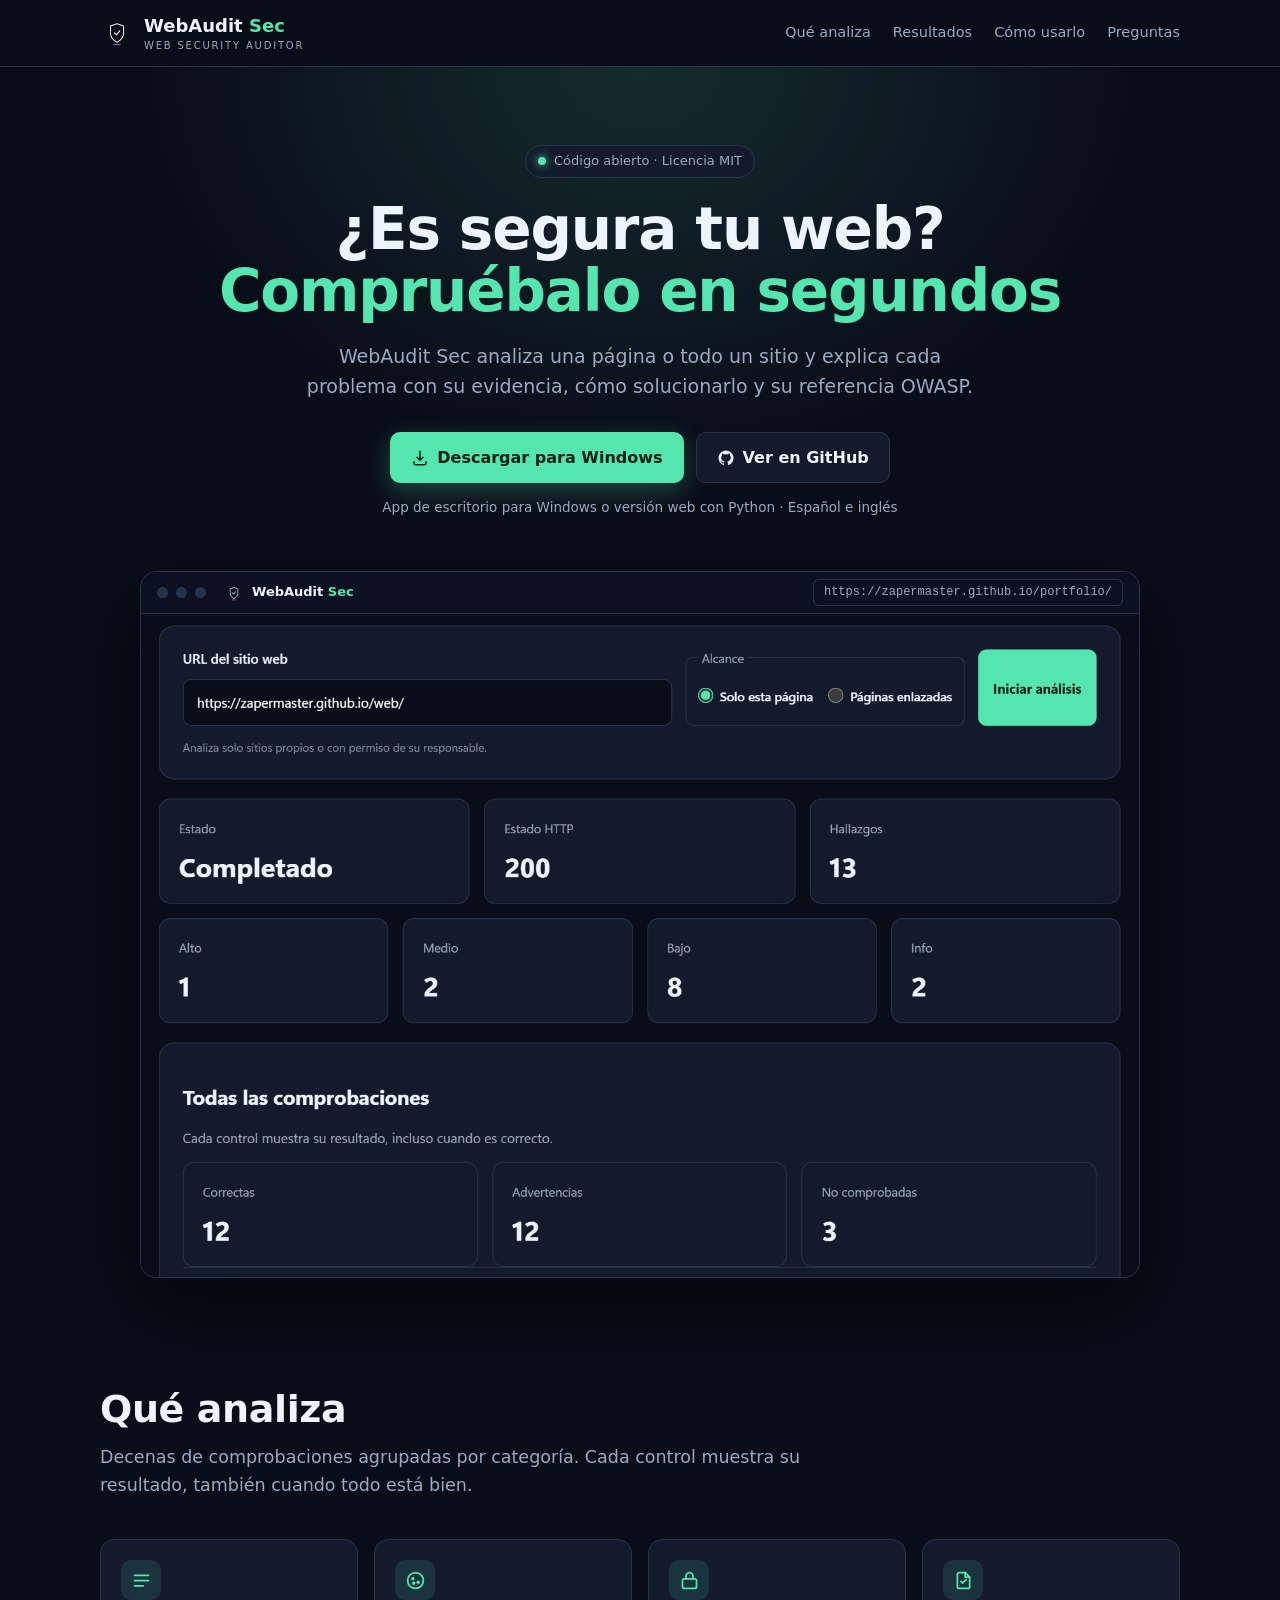
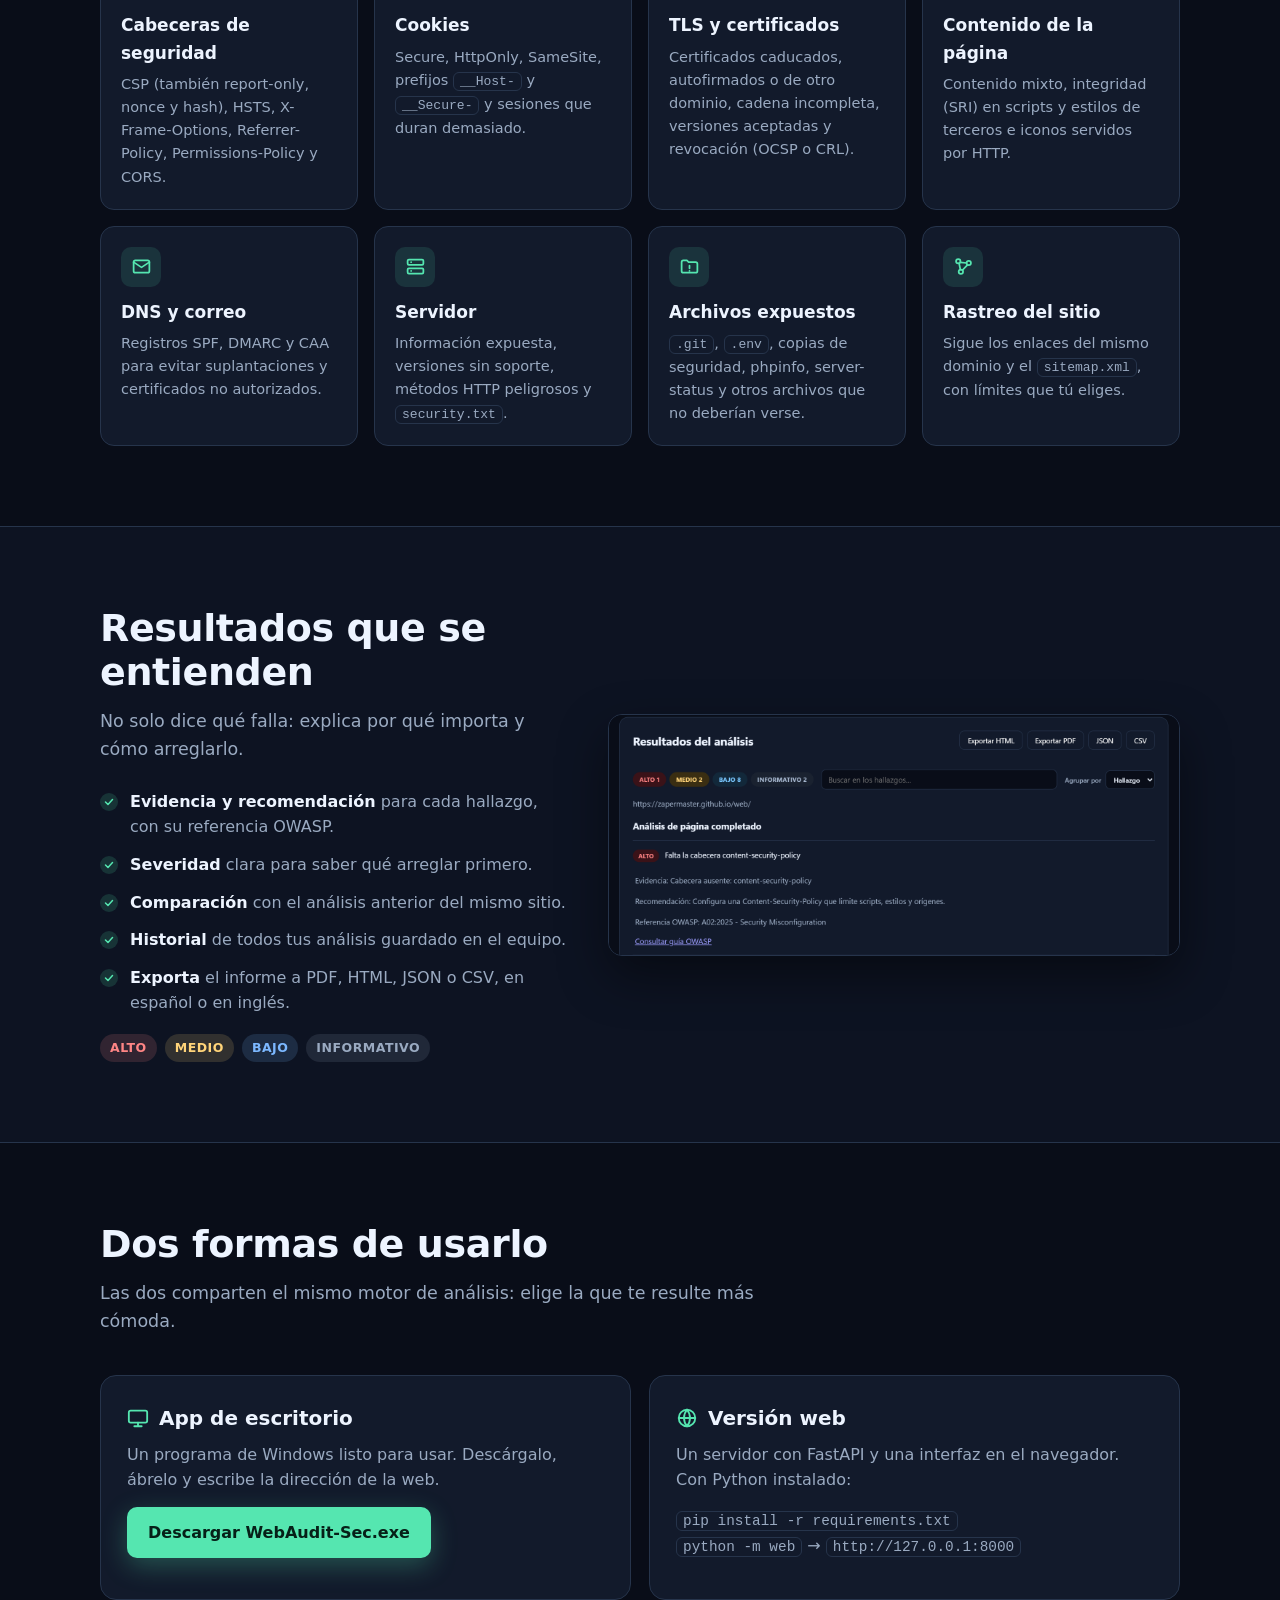
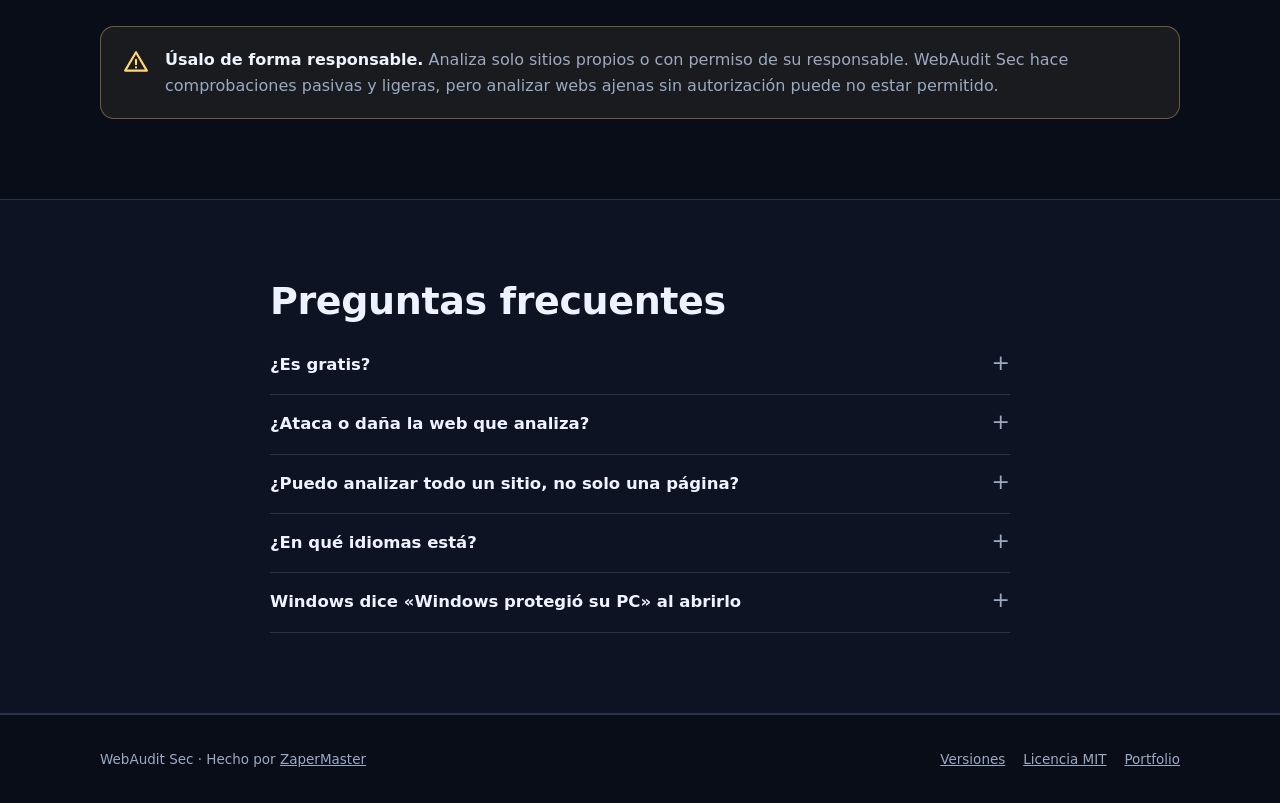
<file: docs/index.html>
<!doctype html>
<html lang="es">
<head>
<meta charset="utf-8">
<meta name="viewport" content="width=device-width, initial-scale=1">
<title>WebAudit Sec · Auditor de seguridad web</title>
<meta name="description" content="Auditor de seguridad web: cabeceras, cookies, TLS, DNS y archivos expuestos, con recomendaciones y referencias OWASP. Web y app de escritorio para Windows.">
<link rel="icon" href="logo.png">
<meta property="og:title" content="WebAudit Sec">
<meta property="og:description" content="Analiza la seguridad de una web y explica cada hallazgo con su recomendación y su referencia OWASP.">
<meta property="og:image" content="https://zapermaster.github.io/WebAudit-Sec/social.png">
<meta name="twitter:card" content="summary_large_image">
<style>
  :root {
    --bg: #090d18; --bg-2: #0d1322; --panel: #121a2b; --border: #26344b;
    --accent: #55e6b0; --pink: #e24fd6; --muted: #9aaac1; --text: #edf4ff;
    --high: #ff8585; --medium: #ffd479; --low: #7cb8ff;
  }
  * { box-sizing: border-box; }
  html { scroll-behavior: smooth; }
  body { margin: 0; background: var(--bg); color: var(--text); font: 16px/1.6 "Segoe UI", system-ui, -apple-system, Roboto, sans-serif; }
  a { color: inherit; }
  code { font-family: "Cascadia Code", Consolas, monospace; font-size: .9em; background: var(--panel); border: 1px solid var(--border); border-radius: 6px; padding: 1px 6px; }
  .wrap { max-width: 1120px; margin: 0 auto; padding: 0 20px; }

  header { position: sticky; top: 0; z-index: 10; background: color-mix(in srgb, var(--bg) 85%, transparent); backdrop-filter: blur(10px); border-bottom: 1px solid var(--border); }
  header .wrap { display: flex; align-items: center; gap: 24px; height: 66px; }
  .brand { display: flex; align-items: center; gap: 10px; text-decoration: none; }
  .brand img { width: 34px; height: 34px; }
  .brand b { font-size: 18px; }
  .brand b span { color: var(--accent); }
  .brand small { display: block; font-size: 10px; letter-spacing: .18em; color: var(--muted); margin-top: -3px; }
  nav { display: flex; gap: 22px; margin-left: auto; font-size: 14.5px; }
  nav a { text-decoration: none; color: var(--muted); }
  nav a:hover { color: var(--text); }

  .btn { display: inline-flex; align-items: center; gap: 8px; padding: 12px 20px; border-radius: 10px; font-weight: 600; text-decoration: none; border: 1px solid transparent; transition: transform .15s, filter .15s; }
  .btn:hover { transform: translateY(-1px); filter: brightness(1.08); }
  .btn svg { width: 18px; height: 18px; }
  .btn-primary { background: var(--accent); color: #062018; box-shadow: 0 8px 26px rgb(85 230 176 / .28); }
  .btn-ghost { border-color: var(--border); background: var(--panel); }

  .hero { padding: 78px 0 30px; text-align: center; background: radial-gradient(55% 45% at 50% 0%, rgb(85 230 176 / .14), transparent 70%); }
  .tag { display: inline-flex; gap: 8px; align-items: center; padding: 5px 12px; border: 1px solid var(--border); border-radius: 999px; font-size: 13px; color: var(--muted); background: var(--panel); margin-bottom: 20px; }
  .tag i { width: 8px; height: 8px; border-radius: 50%; background: var(--accent); box-shadow: 0 0 10px var(--accent); }
  .hero h1 { font-size: clamp(34px, 6vw, 58px); line-height: 1.08; margin: 0 auto 18px; max-width: 860px; letter-spacing: -.02em; }
  .hero h1 span { color: var(--accent); }
  .hero p { font-size: 19px; color: var(--muted); max-width: 680px; margin: 0 auto 30px; }
  .cta { display: flex; gap: 12px; justify-content: center; flex-wrap: wrap; }
  .note { margin-top: 14px; font-size: 13.5px; color: var(--muted); }

  .shot { margin: 52px auto 0; max-width: 1000px; border-radius: 16px; border: 1px solid var(--border); overflow: hidden; box-shadow: 0 30px 80px rgb(0 0 0 / .55); background: var(--panel); }
  .shot > img { display: block; width: 100%; height: auto; }
  .shot-bar { display: flex; align-items: center; gap: 8px; height: 42px; padding: 0 16px; background: #0b1120; border-bottom: 1px solid var(--border); font-size: 13px; color: var(--muted); text-align: left; }
  .shot-bar i { width: 11px; height: 11px; border-radius: 50%; background: var(--border); }
  .shot-bar img { width: 20px; height: 20px; margin-left: 10px; }
  .shot-bar span { color: var(--text); font-weight: 600; }
  .shot-bar span b { color: var(--accent); }
  .shot-bar em { margin-left: auto; font-style: normal; font-family: "Cascadia Code", Consolas, monospace; font-size: 12px; padding: 3px 10px; border: 1px solid var(--border); border-radius: 6px; }

  section { padding: 80px 0; }
  section.alt { background: var(--bg-2); border-top: 1px solid var(--border); border-bottom: 1px solid var(--border); }
  h2 { font-size: clamp(28px, 4vw, 38px); line-height: 1.15; margin: 0 0 12px; letter-spacing: -.01em; }
  .lead { color: var(--muted); font-size: 17.5px; max-width: 700px; margin: 0 0 40px; }

  .checks { display: grid; grid-template-columns: repeat(auto-fit, minmax(250px, 1fr)); gap: 16px; }
  .check { border: 1px solid var(--border); border-radius: 14px; padding: 20px; background: var(--panel); }
  .check .ico { width: 40px; height: 40px; border-radius: 10px; display: grid; place-items: center; background: rgb(85 230 176 / .12); color: var(--accent); margin-bottom: 12px; }
  .check .ico svg { width: 21px; height: 21px; }
  .check h3 { margin: 0 0 6px; font-size: 17px; }
  .check p { margin: 0; color: var(--muted); font-size: 14.5px; }

  .split { display: grid; grid-template-columns: 1fr 1fr; gap: 40px; align-items: center; }
  .split img.framed { width: 100%; height: auto; border-radius: 14px; border: 1px solid var(--border); box-shadow: 0 20px 50px rgb(0 0 0 / .45); background: var(--panel); }
  .split { grid-template-columns: 0.9fr 1.1fr; }
  ul.ticks { list-style: none; padding: 0; margin: 0; display: grid; gap: 12px; }
  ul.ticks li { padding-left: 30px; position: relative; color: var(--muted); }
  ul.ticks li b { color: var(--text); }
  ul.ticks li::before { content: ""; position: absolute; left: 0; top: 4px; width: 18px; height: 18px; border-radius: 50%; background: rgb(85 230 176 / .15) url("data:image/svg+xml,%3Csvg xmlns='http://www.w3.org/2000/svg' viewBox='0 0 24 24' fill='none' stroke='%2355e6b0' stroke-width='3' stroke-linecap='round' stroke-linejoin='round'%3E%3Cpath d='M5 12l5 5 9-10'/%3E%3C/svg%3E") center / 12px no-repeat; }
  .sev { display: flex; gap: 8px; flex-wrap: wrap; margin: 18px 0 0; }
  .sev span { padding: 4px 10px; border-radius: 999px; font-size: 12.5px; font-weight: 700; letter-spacing: .04em; }

  .modes { display: grid; grid-template-columns: repeat(auto-fit, minmax(300px, 1fr)); gap: 18px; }
  .mode { border: 1px solid var(--border); border-radius: 16px; padding: 26px; background: var(--panel); }
  .mode h3 { margin: 0 0 8px; font-size: 20px; display: flex; align-items: center; gap: 10px; }
  .mode h3 svg { width: 22px; height: 22px; color: var(--accent); }
  .mode p { color: var(--muted); margin: 0 0 14px; }

  .warn { display: flex; gap: 16px; align-items: flex-start; border: 1px solid rgb(255 212 121 / .35); background: rgb(255 212 121 / .07); border-radius: 14px; padding: 20px 22px; }
  .warn svg { flex: none; width: 26px; height: 26px; color: var(--medium); margin-top: 2px; }
  .warn p { margin: 0; color: var(--muted); }
  .warn b { color: var(--text); }

  .faq { max-width: 780px; }
  details { border-bottom: 1px solid var(--border); padding: 16px 0; }
  summary { cursor: pointer; font-weight: 600; font-size: 16.5px; list-style: none; display: flex; justify-content: space-between; gap: 20px; }
  summary::after { content: "+"; color: var(--muted); font-weight: 400; font-size: 22px; line-height: 1; }
  details[open] summary::after { content: "−"; }
  details p { margin: 10px 0 0; color: var(--muted); }

  footer { padding: 34px 0; border-top: 1px solid var(--border); color: var(--muted); font-size: 13.5px; }
  footer .wrap { display: flex; flex-wrap: wrap; gap: 14px 26px; align-items: center; }
  footer .right { margin-left: auto; display: flex; gap: 18px; }

  @media (max-width: 800px) {
    nav { display: none; }
    .shot-bar em { display: none; }
    .split { grid-template-columns: 1fr; }
    section { padding: 60px 0; }
    footer .right { margin-left: 0; }
  }
</style>
</head>
<body>

<header>
  <div class="wrap">
    <a class="brand" href="#"><img src="logo.png" alt=""><div><b>WebAudit <span>Sec</span></b><small>WEB SECURITY AUDITOR</small></div></a>
    <nav>
      <a href="#analiza">Qué analiza</a>
      <a href="#resultados">Resultados</a>
      <a href="#uso">Cómo usarlo</a>
      <a href="#preguntas">Preguntas</a>
    </nav>
  </div>
</header>

<main>
  <div class="hero">
    <div class="wrap">
      <div class="tag"><i></i> Código abierto · Licencia MIT</div>
      <h1>¿Es segura tu web? <span>Compruébalo en segundos</span></h1>
      <p>WebAudit Sec analiza una página o todo un sitio y explica cada problema con su evidencia, cómo solucionarlo y su referencia OWASP.</p>
      <div class="cta">
        <a class="btn btn-primary" href="https://github.com/ZaperMaster/WebAudit-Sec/releases/latest">
          <svg viewBox="0 0 24 24" fill="none" stroke="currentColor" stroke-width="2" stroke-linecap="round" stroke-linejoin="round"><path d="M12 3v12m0 0-4-4m4 4 4-4M4 17v2a2 2 0 0 0 2 2h12a2 2 0 0 0 2-2v-2"/></svg>
          Descargar para Windows
        </a>
        <a class="btn btn-ghost" href="https://github.com/ZaperMaster/WebAudit-Sec">
          <svg viewBox="0 0 24 24" fill="currentColor"><path d="M12 2a10 10 0 0 0-3.16 19.49c.5.09.68-.22.68-.48v-1.7c-2.78.6-3.37-1.34-3.37-1.34-.45-1.16-1.11-1.47-1.11-1.47-.91-.62.07-.6.07-.6 1 .07 1.53 1.03 1.53 1.03.9 1.52 2.34 1.08 2.91.83.09-.65.35-1.08.63-1.33-2.22-.25-4.55-1.11-4.55-4.94 0-1.09.39-1.98 1.03-2.68-.1-.25-.45-1.27.1-2.65 0 0 .84-.27 2.75 1.02a9.56 9.56 0 0 1 5 0c1.91-1.29 2.75-1.02 2.75-1.02.55 1.38.2 2.4.1 2.65.64.7 1.03 1.59 1.03 2.68 0 3.84-2.34 4.68-4.57 4.93.36.31.68.92.68 1.85v2.74c0 .27.18.58.69.48A10 10 0 0 0 12 2Z"/></svg>
          Ver en GitHub
        </a>
      </div>
      <div class="note">App de escritorio para Windows o versión web con Python · Español e inglés</div>
      <div class="shot">
        <div class="shot-bar"><i></i><i></i><i></i><img src="logo.png" alt=""><span>WebAudit <b>Sec</b></span><em>https://zapermaster.github.io/portfolio/</em></div>
        <img src="capturas/web/resumen.png" alt="Resumen de un análisis: estado, hallazgos por severidad y comprobaciones" width="1566" height="1040">
      </div>
    </div>
  </div>

  <section id="analiza">
    <div class="wrap">
      <h2>Qué analiza</h2>
      <p class="lead">Decenas de comprobaciones agrupadas por categoría. Cada control muestra su resultado, también cuando todo está bien.</p>
      <div class="checks">
        <div class="check"><div class="ico"><svg viewBox="0 0 24 24" fill="none" stroke="currentColor" stroke-width="2" stroke-linecap="round" stroke-linejoin="round"><path d="M4 6h16M4 12h16M4 18h10"/></svg></div><h3>Cabeceras de seguridad</h3><p>CSP (también report-only, nonce y hash), HSTS, X-Frame-Options, Referrer-Policy, Permissions-Policy y CORS.</p></div>
        <div class="check"><div class="ico"><svg viewBox="0 0 24 24" fill="none" stroke="currentColor" stroke-width="2" stroke-linecap="round" stroke-linejoin="round"><circle cx="12" cy="12" r="9"/><circle cx="9" cy="10" r="1"/><circle cx="15" cy="14" r="1"/><circle cx="10" cy="15" r="1"/></svg></div><h3>Cookies</h3><p>Secure, HttpOnly, SameSite, prefijos <code>__Host-</code> y <code>__Secure-</code> y sesiones que duran demasiado.</p></div>
        <div class="check"><div class="ico"><svg viewBox="0 0 24 24" fill="none" stroke="currentColor" stroke-width="2" stroke-linecap="round" stroke-linejoin="round"><rect x="4" y="10" width="16" height="11" rx="2"/><path d="M8 10V7a4 4 0 0 1 8 0v3"/></svg></div><h3>TLS y certificados</h3><p>Certificados caducados, autofirmados o de otro dominio, cadena incompleta, versiones aceptadas y revocación (OCSP o CRL).</p></div>
        <div class="check"><div class="ico"><svg viewBox="0 0 24 24" fill="none" stroke="currentColor" stroke-width="2" stroke-linecap="round" stroke-linejoin="round"><path d="M14 3H7a2 2 0 0 0-2 2v14a2 2 0 0 0 2 2h10a2 2 0 0 0 2-2V8z"/><path d="M14 3v5h5M9 13l2 2 4-4"/></svg></div><h3>Contenido de la página</h3><p>Contenido mixto, integridad (SRI) en scripts y estilos de terceros e iconos servidos por HTTP.</p></div>
        <div class="check"><div class="ico"><svg viewBox="0 0 24 24" fill="none" stroke="currentColor" stroke-width="2" stroke-linecap="round" stroke-linejoin="round"><rect x="3" y="5" width="18" height="14" rx="2"/><path d="m3 7 9 6 9-6"/></svg></div><h3>DNS y correo</h3><p>Registros SPF, DMARC y CAA para evitar suplantaciones y certificados no autorizados.</p></div>
        <div class="check"><div class="ico"><svg viewBox="0 0 24 24" fill="none" stroke="currentColor" stroke-width="2" stroke-linecap="round" stroke-linejoin="round"><rect x="3" y="4" width="18" height="6" rx="1.5"/><rect x="3" y="14" width="18" height="6" rx="1.5"/><path d="M7 7h.01M7 17h.01"/></svg></div><h3>Servidor</h3><p>Información expuesta, versiones sin soporte, métodos HTTP peligrosos y <code>security.txt</code>.</p></div>
        <div class="check"><div class="ico"><svg viewBox="0 0 24 24" fill="none" stroke="currentColor" stroke-width="2" stroke-linecap="round" stroke-linejoin="round"><path d="M3 7a2 2 0 0 1 2-2h4l2 2h8a2 2 0 0 1 2 2v8a2 2 0 0 1-2 2H5a2 2 0 0 1-2-2z"/><path d="M12 11v3M12 17h.01"/></svg></div><h3>Archivos expuestos</h3><p><code>.git</code>, <code>.env</code>, copias de seguridad, phpinfo, server-status y otros archivos que no deberían verse.</p></div>
        <div class="check"><div class="ico"><svg viewBox="0 0 24 24" fill="none" stroke="currentColor" stroke-width="2" stroke-linecap="round" stroke-linejoin="round"><circle cx="6" cy="6" r="2.5"/><circle cx="18" cy="8" r="2.5"/><circle cx="9" cy="18" r="2.5"/><path d="M8.2 7.2 15.6 8M7 8.4l1.4 7.2M16.6 10.1l-5.9 6.2"/></svg></div><h3>Rastreo del sitio</h3><p>Sigue los enlaces del mismo dominio y el <code>sitemap.xml</code>, con límites que tú eliges.</p></div>
      </div>
    </div>
  </section>

  <section id="resultados" class="alt">
    <div class="wrap split">
      <div>
        <h2>Resultados que se entienden</h2>
        <p class="lead" style="margin-bottom:26px">No solo dice qué falla: explica por qué importa y cómo arreglarlo.</p>
        <ul class="ticks">
          <li><b>Evidencia y recomendación</b> para cada hallazgo, con su referencia OWASP.</li>
          <li><b>Severidad</b> clara para saber qué arreglar primero.</li>
          <li><b>Comparación</b> con el análisis anterior del mismo sitio.</li>
          <li><b>Historial</b> de todos tus análisis guardado en el equipo.</li>
          <li><b>Exporta</b> el informe a PDF, HTML, JSON o CSV, en español o en inglés.</li>
        </ul>
        <div class="sev">
          <span style="background:rgb(255 133 133 / .15);color:var(--high)">ALTO</span>
          <span style="background:rgb(255 212 121 / .15);color:var(--medium)">MEDIO</span>
          <span style="background:rgb(124 184 255 / .15);color:var(--low)">BAJO</span>
          <span style="background:rgb(169 186 210 / .12);color:var(--muted)">INFORMATIVO</span>
        </div>
      </div>
      <img class="framed" src="capturas/web/resultados.png" alt="Resultados con filtros por severidad y un hallazgo con evidencia, recomendación y referencia OWASP" width="1566" height="660" loading="lazy">
    </div>
  </section>

  <section id="uso">
    <div class="wrap">
      <h2>Dos formas de usarlo</h2>
      <p class="lead">Las dos comparten el mismo motor de análisis: elige la que te resulte más cómoda.</p>
      <div class="modes">
        <div class="mode">
          <h3><svg viewBox="0 0 24 24" fill="none" stroke="currentColor" stroke-width="2" stroke-linecap="round" stroke-linejoin="round"><rect x="2" y="4" width="20" height="13" rx="2"/><path d="M8 21h8M12 17v4"/></svg>App de escritorio</h3>
          <p>Un programa de Windows listo para usar. Descárgalo, ábrelo y escribe la dirección de la web.</p>
          <a class="btn btn-primary" href="https://github.com/ZaperMaster/WebAudit-Sec/releases/latest">Descargar WebAudit-Sec.exe</a>
        </div>
        <div class="mode">
          <h3><svg viewBox="0 0 24 24" fill="none" stroke="currentColor" stroke-width="2" stroke-linecap="round" stroke-linejoin="round"><circle cx="12" cy="12" r="9"/><path d="M3 12h18M12 3a14 14 0 0 1 0 18M12 3a14 14 0 0 0 0 18"/></svg>Versión web</h3>
          <p>Un servidor con FastAPI y una interfaz en el navegador. Con Python instalado:</p>
          <p><code>pip install -r requirements.txt</code><br><code>python -m web</code> → <code>http://127.0.0.1:8000</code></p>
        </div>
      </div>
      <div style="height:26px"></div>
      <div class="warn">
        <svg viewBox="0 0 24 24" fill="none" stroke="currentColor" stroke-width="2" stroke-linecap="round" stroke-linejoin="round"><path d="M12 3 2 20h20z"/><path d="M12 10v4M12 17h.01"/></svg>
        <p><b>Úsalo de forma responsable.</b> Analiza solo sitios propios o con permiso de su responsable. WebAudit Sec hace comprobaciones pasivas y ligeras, pero analizar webs ajenas sin autorización puede no estar permitido.</p>
      </div>
    </div>
  </section>

  <section id="preguntas" class="alt">
    <div class="wrap faq">
      <h2>Preguntas frecuentes</h2>
      <details><summary>¿Es gratis?</summary><p>Sí. WebAudit Sec es software libre con licencia MIT: puedes usarlo, estudiar su código y modificarlo.</p></details>
      <details><summary>¿Ataca o daña la web que analiza?</summary><p>No. Hace peticiones normales, como un navegador, y comprueba la configuración. No intenta explotar vulnerabilidades.</p></details>
      <details><summary>¿Puedo analizar todo un sitio, no solo una página?</summary><p>Sí. Elige «Páginas enlazadas» y seguirá los enlaces del mismo dominio y el sitemap, con un límite de páginas configurable.</p></details>
      <details><summary>¿En qué idiomas está?</summary><p>La interfaz y los informes están en español y en inglés.</p></details>
      <details><summary>Windows dice «Windows protegió su PC» al abrirlo</summary><p>Ocurre con los programas nuevos que aún no tienen firma digital. Pulsa «Más información» y después «Ejecutar de todas formas».</p></details>
    </div>
  </section>
</main>

<footer>
  <div class="wrap">
    <span>WebAudit Sec · Hecho por <a href="https://github.com/ZaperMaster">ZaperMaster</a></span>
    <div class="right">
      <a href="https://github.com/ZaperMaster/WebAudit-Sec/releases">Versiones</a>
      <a href="https://github.com/ZaperMaster/WebAudit-Sec/blob/main/LICENSE">Licencia MIT</a>
      <a href="https://zapermaster.github.io/portfolio/">Portfolio</a>
    </div>
  </div>
</footer>

</body>
</html>
</file>
